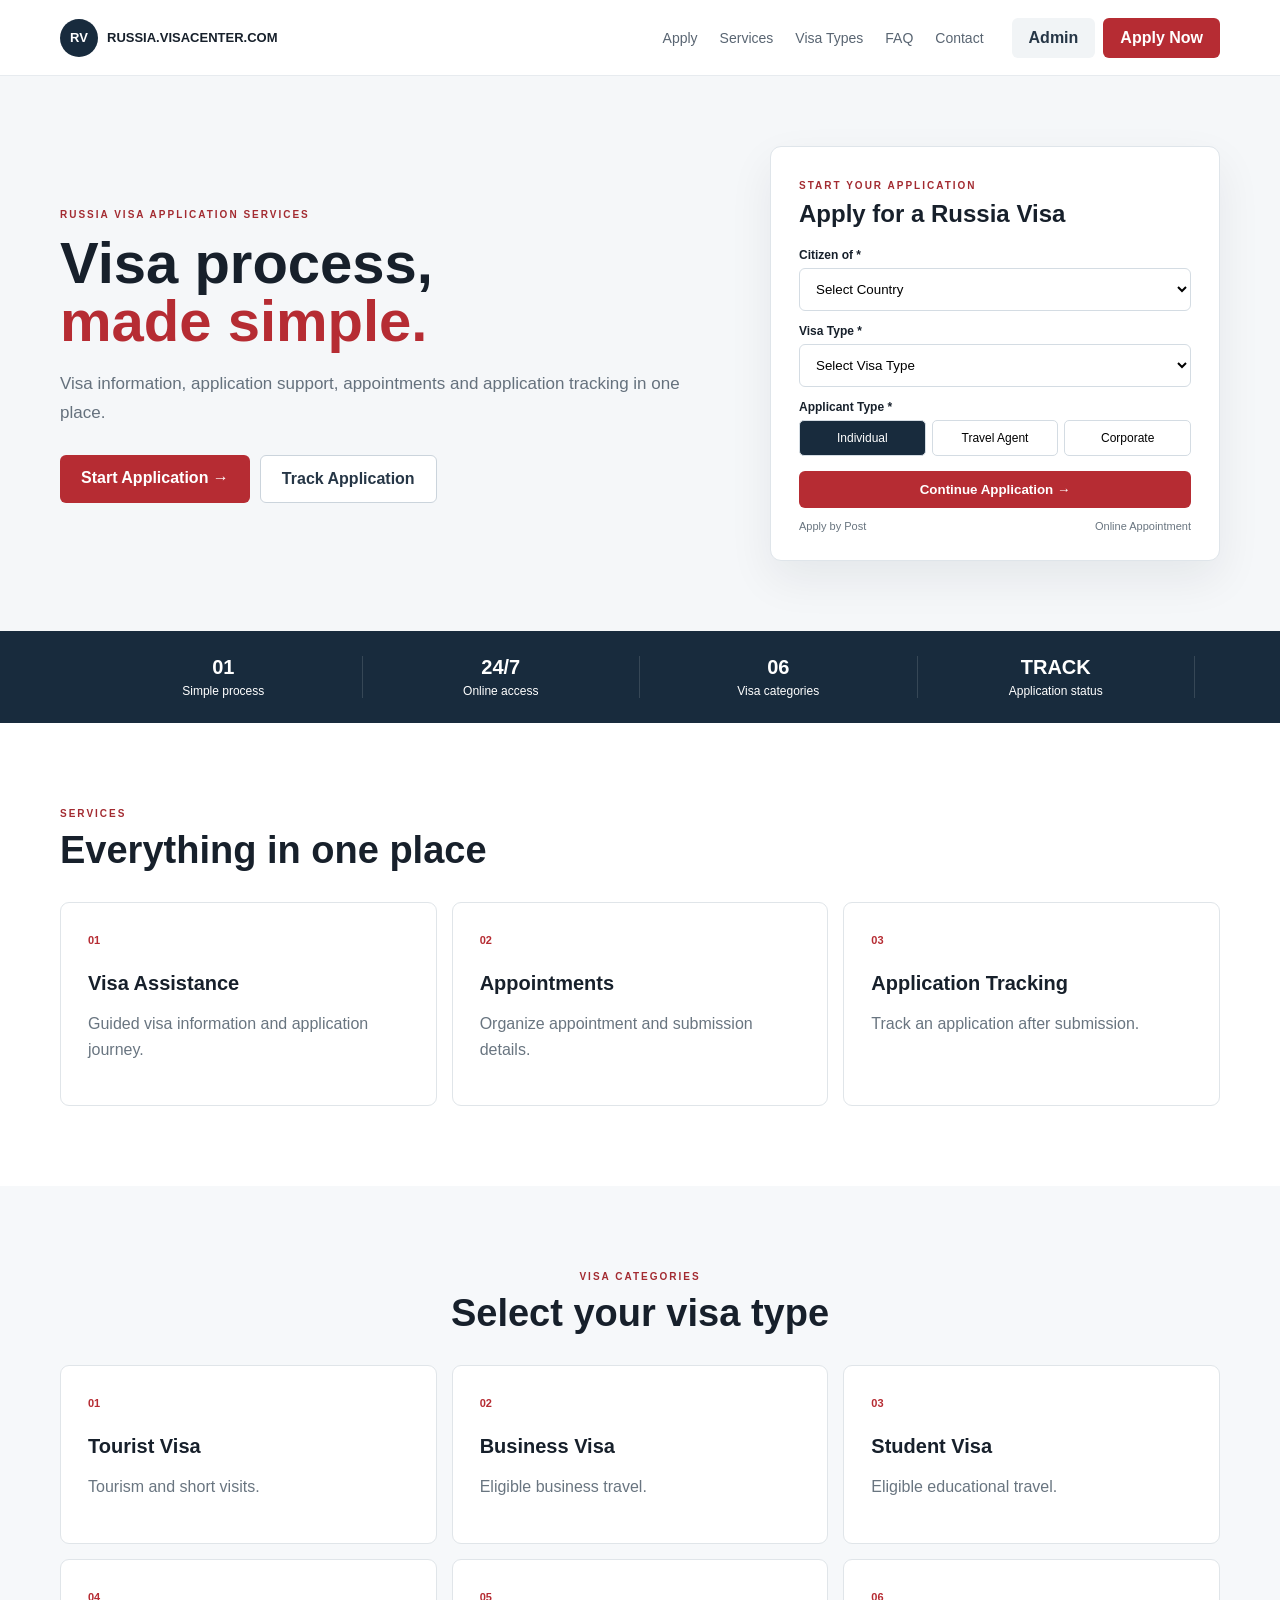
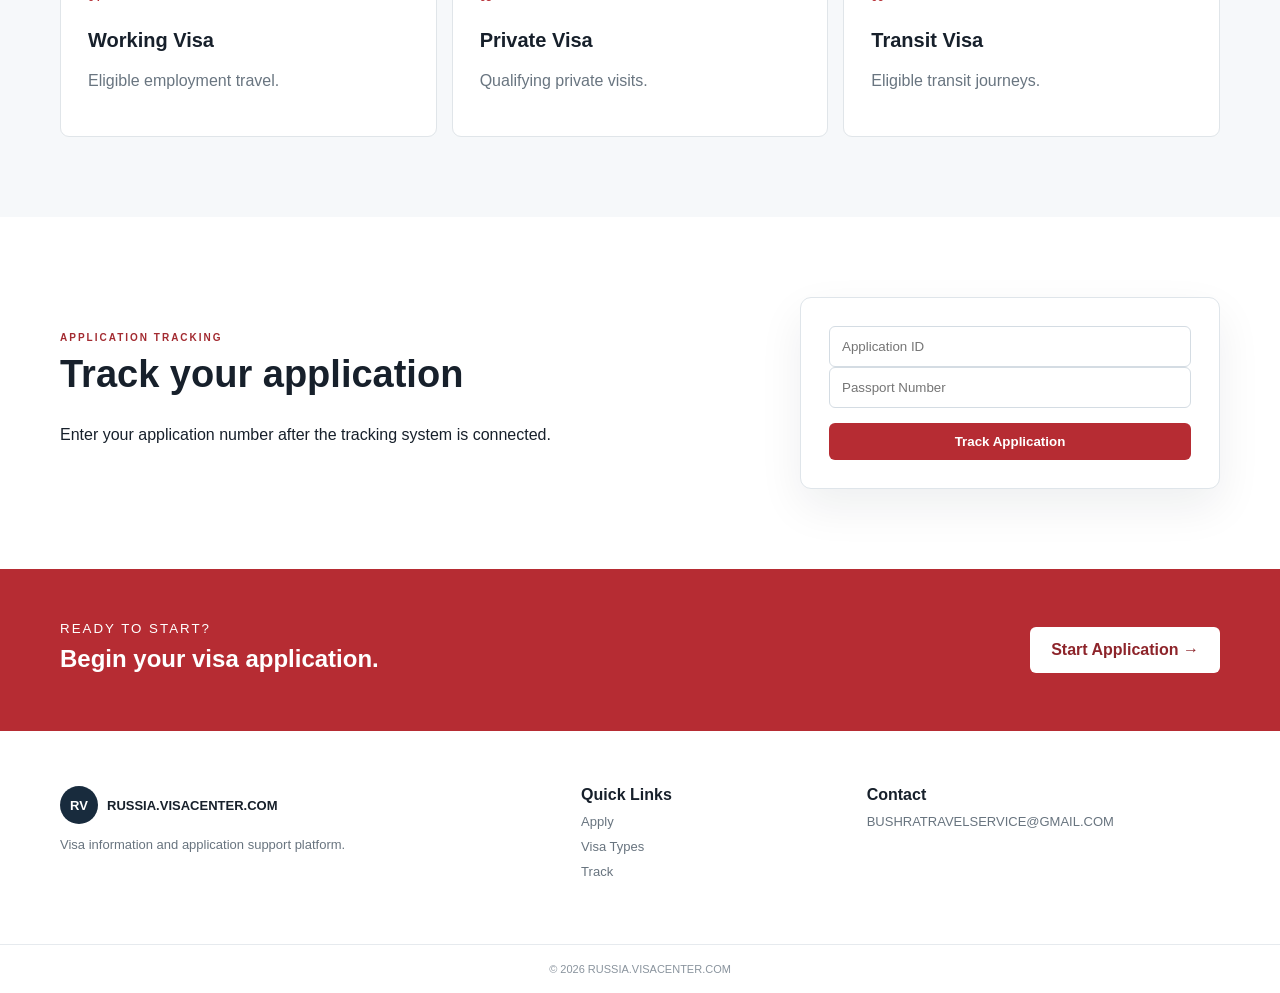
<file: index.html>
<!doctype html>
<html lang="en">
<head>
<meta charset="utf-8">
<meta name="viewport" content="width=device-width,initial-scale=1">
<title>RUSSIA.VISACENTER.COM</title>
<link rel="stylesheet" href="style.css">
</head>
<body>
<header>
  <div class="wrap nav">
    <a class="logo" href="index.html"><span>RV</span><b>RUSSIA.VISACENTER.COM</b></a>
    <nav><a href="#apply">Apply</a><a href="#services">Services</a><a href="#visa">Visa Types</a><a href="#faq">FAQ</a><a href="#contact">Contact</a></nav>
    <div class="actions"><a class="btn light" href="admin/login.html">Admin</a><a class="btn red" href="#apply">Apply Now</a></div>
  </div>
</header>

<section class="hero">
<div class="wrap hero-grid">
  <div>
    <small class="eyebrow">RUSSIA VISA APPLICATION SERVICES</small>
    <h1>Visa process,<br><em>made simple.</em></h1>
    <p>Visa information, application support, appointments and application tracking in one place.</p>
    <div class="buttons"><a class="btn red big" href="#apply">Start Application →</a><a class="btn outline big" href="#track">Track Application</a></div>
  </div>
  <div class="card" id="apply">
    <small class="eyebrow">START YOUR APPLICATION</small><h2>Apply for a Russia Visa</h2>
    <label>Citizen of *</label><select><option>Select Country</option><option>India</option><option>United Kingdom</option><option>United States</option><option>Canada</option><option>United Arab Emirates</option></select>
    <label>Visa Type *</label><select><option>Select Visa Type</option><option>Tourist Visa</option><option>Business Visa</option><option>Student Visa</option><option>Working Visa</option><option>Private Visa</option><option>Transit Visa</option></select>
    <label>Applicant Type *</label><div class="choices"><button>Individual</button><button>Travel Agent</button><button>Corporate</button></div>
    <button class="btn red full" onclick="alert('Application flow will be connected to the backend.')">Continue Application →</button>
    <div class="links"><a href="#">Apply by Post</a><a href="#">Online Appointment</a></div>
  </div>
</div>
</section>

<section class="stats"><div class="wrap stats-grid"><div><b>01</b>Simple process</div><div><b>24/7</b>Online access</div><div><b>06</b>Visa categories</div><div><b>TRACK</b>Application status</div></div></section>

<section class="section" id="services"><div class="wrap">
<small class="eyebrow">SERVICES</small><h2>Everything in one place</h2>
<div class="grid3"><article><b>01</b><h3>Visa Assistance</h3><p>Guided visa information and application journey.</p></article><article><b>02</b><h3>Appointments</h3><p>Organize appointment and submission details.</p></article><article><b>03</b><h3>Application Tracking</h3><p>Track an application after submission.</p></article></div>
</div></section>

<section class="section pale" id="visa"><div class="wrap center"><small class="eyebrow">VISA CATEGORIES</small><h2>Select your visa type</h2><div class="grid3 cards">
<article><b>01</b><h3>Tourist Visa</h3><p>Tourism and short visits.</p></article><article><b>02</b><h3>Business Visa</h3><p>Eligible business travel.</p></article><article><b>03</b><h3>Student Visa</h3><p>Eligible educational travel.</p></article><article><b>04</b><h3>Working Visa</h3><p>Eligible employment travel.</p></article><article><b>05</b><h3>Private Visa</h3><p>Qualifying private visits.</p></article><article><b>06</b><h3>Transit Visa</h3><p>Eligible transit journeys.</p></article>
</div></div></section>

<section class="section" id="track"><div class="wrap track"><div><small class="eyebrow">APPLICATION TRACKING</small><h2>Track your application</h2><p>Enter your application number after the tracking system is connected.</p></div><div class="card"><input placeholder="Application ID"><input placeholder="Passport Number"><button class="btn red full" onclick="alert('Tracking API will be connected here.')">Track Application</button></div></div></section>

<section class="cta"><div class="wrap"><div><small>READY TO START?</small><h2>Begin your visa application.</h2></div><a class="btn white big" href="#apply">Start Application →</a></div></section>
<footer id="contact"><div class="wrap foot"><div><div class="logo"><span>RV</span><b>RUSSIA.VISACENTER.COM</b></div><p>Visa information and application support platform.</p></div><div><b>Quick Links</b><a href="#apply">Apply</a><a href="#visa">Visa Types</a><a href="#track">Track</a></div><div><b>Contact</b><a href="mailto:BUSHRATRAVELSERVICE@GMAIL.COM">BUSHRATRAVELSERVICE@GMAIL.COM</a></div></div><div class="copy">© 2026 RUSSIA.VISACENTER.COM</div></footer>
</body></html>
</file>
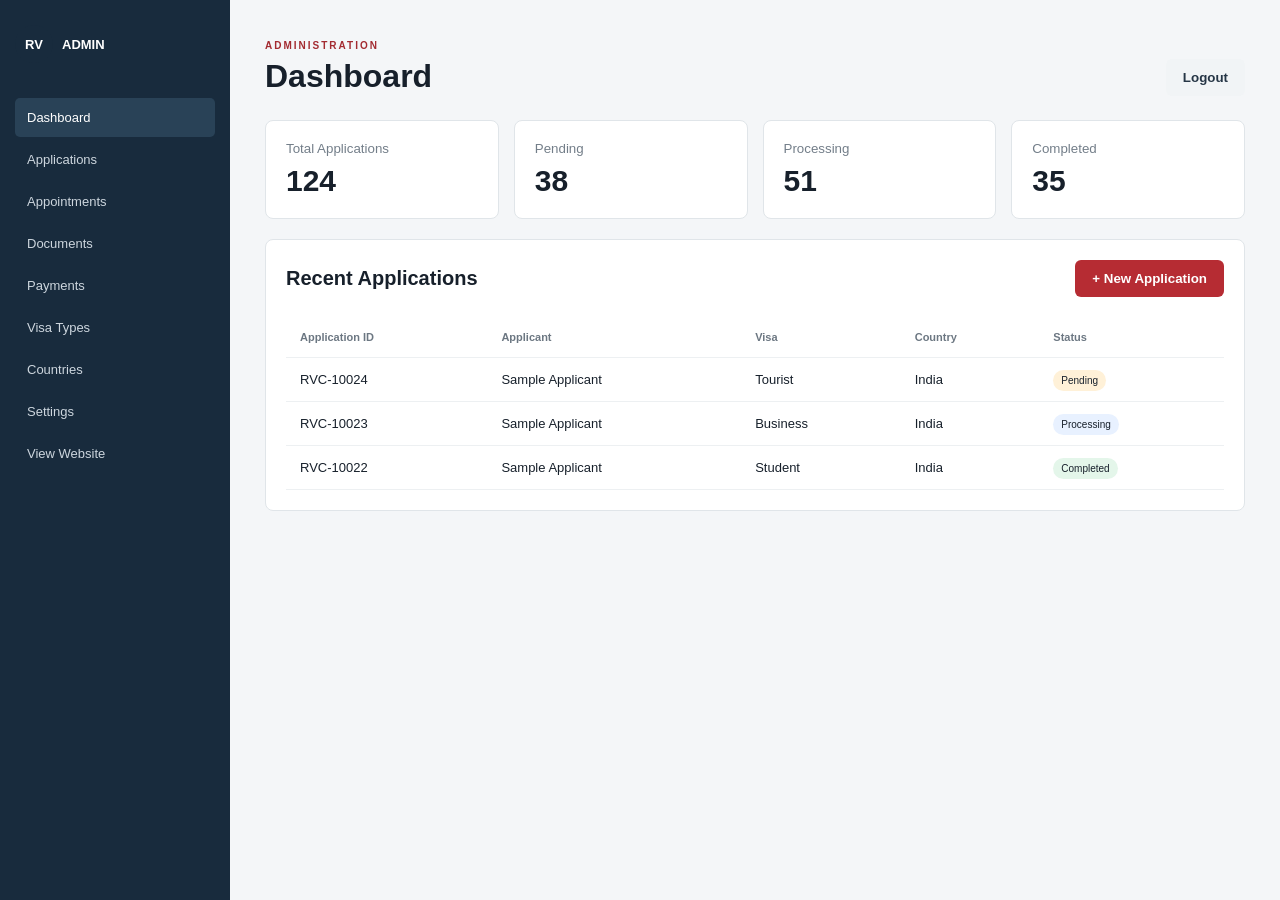
<file: admin/dashboard.html>
<!doctype html>
<html><head><meta charset="utf-8"><meta name="viewport" content="width=device-width,initial-scale=1"><title>Admin Dashboard</title><link rel="stylesheet" href="../style.css"></head>
<body class="dashboard"><aside><div class="logo"><span>RV</span><b>ADMIN</b></div><a class="active">Dashboard</a><a>Applications</a><a>Appointments</a><a>Documents</a><a>Payments</a><a>Visa Types</a><a>Countries</a><a>Settings</a><a href="../index.html">View Website</a></aside><main class="dashmain"><header class="dashhead"><div><small class="eyebrow">ADMINISTRATION</small><h1>Dashboard</h1></div><button class="btn light" onclick="location.href='login.html'">Logout</button></header><div class="metricgrid"><div><small>Total Applications</small><strong>124</strong></div><div><small>Pending</small><strong>38</strong></div><div><small>Processing</small><strong>51</strong></div><div><small>Completed</small><strong>35</strong></div></div><section class="tablecard"><div class="tablehead"><h2>Recent Applications</h2><button class="btn red">+ New Application</button></div><div class="tablewrap"><table><thead><tr><th>Application ID</th><th>Applicant</th><th>Visa</th><th>Country</th><th>Status</th></tr></thead><tbody><tr><td>RVC-10024</td><td>Sample Applicant</td><td>Tourist</td><td>India</td><td><span class="pill pending">Pending</span></td></tr><tr><td>RVC-10023</td><td>Sample Applicant</td><td>Business</td><td>India</td><td><span class="pill processing">Processing</span></td></tr><tr><td>RVC-10022</td><td>Sample Applicant</td><td>Student</td><td>India</td><td><span class="pill done">Completed</span></td></tr></tbody></table></div></section></main></body></html>
</file>
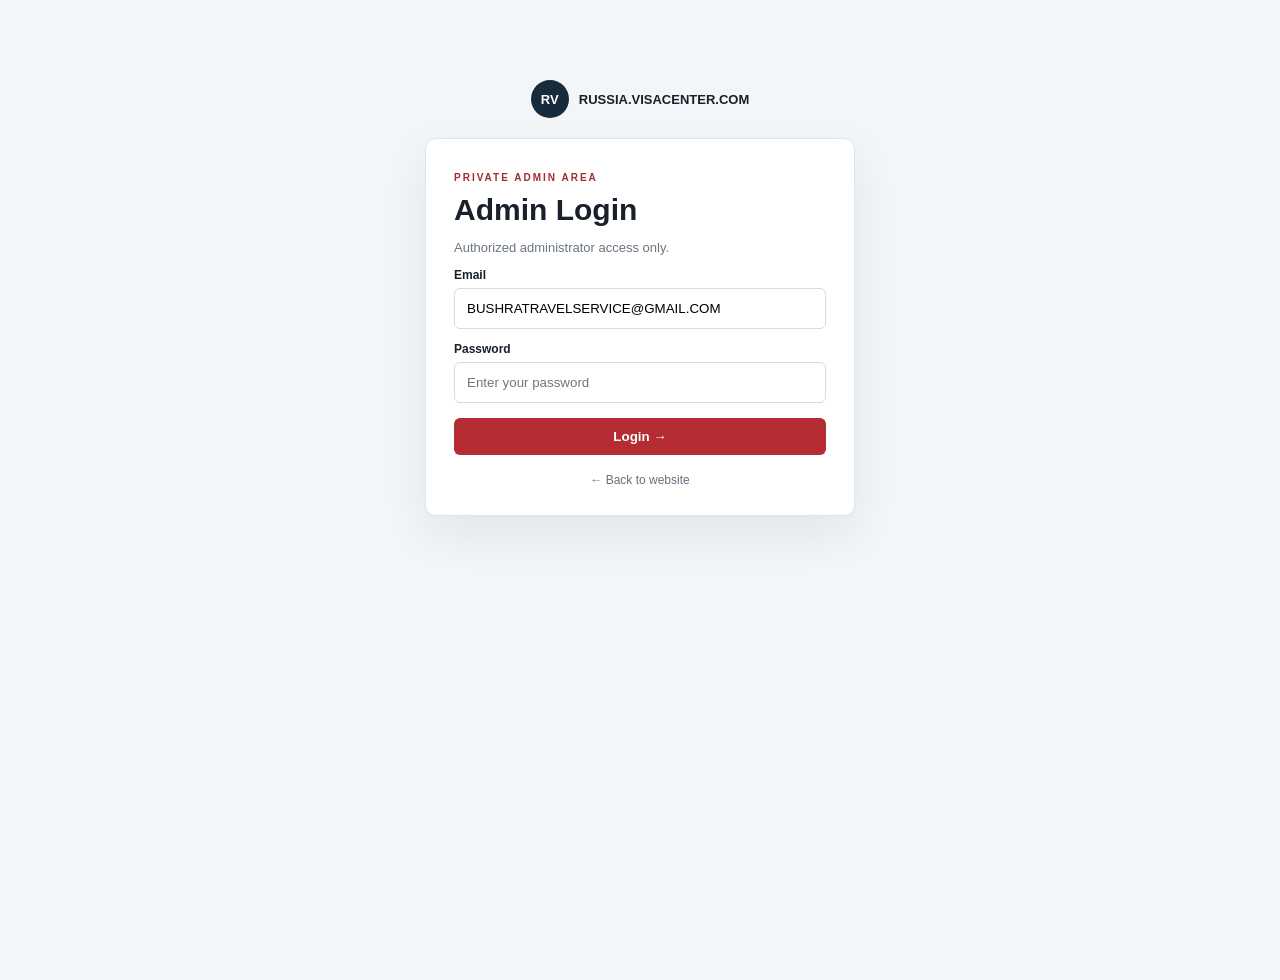
<file: admin/login.html>
<!doctype html>
<html><head><meta charset="utf-8"><meta name="viewport" content="width=device-width,initial-scale=1"><title>Admin Login — RUSSIA.VISACENTER.COM</title><link rel="stylesheet" href="../style.css"></head>
<body class="admin-bg"><main class="login"><div class="login-logo"><span>RV</span><b>RUSSIA.VISACENTER.COM</b></div><div class="card"><small class="eyebrow">PRIVATE ADMIN AREA</small><h1>Admin Login</h1><p>Authorized administrator access only.</p><label>Email</label><input id="email" type="email" value="BUSHRATRAVELSERVICE@GMAIL.COM"><label>Password</label><input id="password" type="password" placeholder="Enter your password"><button class="btn red full" onclick="login()">Login →</button><p id="error" class="error"></p><a href="../index.html" class="back">← Back to website</a></div></main><script>
function login(){
 const e=document.getElementById('email').value.trim().toLowerCase(), p=document.getElementById('password').value;
 if(!p){document.getElementById('error').textContent='Enter your password.';return;}
 // Demo gate only. Replace with server-side authentication before production.
 if(e==='bushatravelservice@gmail.com' || e==='bushatravelservice@gmail.com'){window.location='dashboard.html';}
 else{document.getElementById('error').textContent='Use the configured admin email.';}
}
</script></body></html>
</file>
<file: style.css>
*{box-sizing:border-box}body{margin:0;font-family:Inter,Arial,sans-serif;color:#17202b}a{text-decoration:none;color:inherit}.wrap{width:min(1160px,calc(100% - 36px));margin:auto}header{height:76px;border-bottom:1px solid #e7ebef;background:#fff}.nav{height:100%;display:flex;align-items:center;gap:28px}.logo{display:flex;align-items:center;gap:9px;font-size:13px}.logo span,.login-logo span{display:grid;place-items:center;background:#182b3d;color:#fff;width:38px;height:38px;border-radius:50%;font-weight:800}.nav nav{display:flex;gap:22px;margin-left:auto;color:#596572;font-size:14px}.actions{display:flex;gap:8px}.btn{display:inline-block;border:0;border-radius:6px;padding:11px 17px;font-weight:700;cursor:pointer}.red{background:#b62c33;color:#fff}.light{background:#f1f4f6;color:#263646}.outline{border:1px solid #cbd4dc;background:#fff;color:#263646}.big{padding:14px 21px}.hero{background:#f5f7f9;padding:70px 0}.hero-grid{display:grid;grid-template-columns:1fr 450px;gap:70px;align-items:center}.eyebrow{letter-spacing:2px;font-size:10px;font-weight:800;color:#a32b31}.hero h1{font-size:58px;line-height:1;margin:12px 0 20px}.hero h1 em{color:#b62c33;font-style:normal}.hero p{color:#65717d;font-size:17px;line-height:1.7}.buttons{display:flex;gap:10px;margin-top:28px}.card{background:#fff;border:1px solid #dfe5ea;border-radius:11px;padding:28px;box-shadow:0 18px 45px #15202b12}.card h2{margin:7px 0 20px}.card label{display:block;font-size:12px;font-weight:700;margin:13px 0 6px}.card select,.card input{width:100%;padding:12px;border:1px solid #d4dce3;border-radius:6px;background:#fff}.choices{display:grid;grid-template-columns:repeat(3,1fr);gap:6px}.choices button{padding:10px 4px;border:1px solid #d4dce3;background:#fff;border-radius:5px;font-size:12px}.choices button:first-child{background:#182b3d;color:#fff}.full{width:100%;margin-top:15px}.links{display:flex;justify-content:space-between;font-size:11px;color:#68747f;margin-top:12px}.stats{background:#182b3d;color:#fff}.stats-grid{display:grid;grid-template-columns:repeat(4,1fr);padding:25px}.stats-grid div{text-align:center;border-right:1px solid #ffffff22;font-size:12px}.stats-grid b{display:block;font-size:20px;margin-bottom:5px}.section{padding:80px 0}.pale{background:#f6f8fa}.section h2,.track h2{font-size:38px;margin:8px 0 30px}.grid3{display:grid;grid-template-columns:repeat(3,1fr);gap:15px}.grid3 article{border:1px solid #e0e5e9;padding:27px;border-radius:9px;background:#fff}.grid3 article>b{color:#b62c33;font-size:11px}.grid3 h3{font-size:20px;margin:24px 0 8px}.grid3 p{color:#697580;line-height:1.6}.center{text-align:center}.cards{text-align:left}.track{display:grid;grid-template-columns:1fr 420px;gap:70px;align-items:center}.cta{background:#b62c33;color:#fff;padding:50px 0}.cta .wrap{display:flex;align-items:center;justify-content:space-between}.cta h2{margin:8px 0}.cta small{letter-spacing:2px}.white{background:#fff;color:#8d242a}.foot{padding:55px 0;display:grid;grid-template-columns:2fr 1fr 1.5fr;gap:50px}.foot a{display:block;margin:10px 0;color:#68747f;font-size:13px}.foot p{color:#68747f;font-size:13px}.copy{border-top:1px solid #e6eaee;padding:18px;text-align:center;color:#8a949e;font-size:11px}.admin-bg{background:#f3f6f8;min-height:100vh}.login{width:min(430px,calc(100% - 30px));margin:80px auto}.login-logo{display:flex;justify-content:center;align-items:center;gap:10px;font-size:13px;margin-bottom:20px}.login .card h1{font-size:30px;margin:8px 0}.login .card p{color:#6a7580;font-size:13px}.error{color:#b62c33!important}.back{display:block;text-align:center;margin-top:18px;font-size:12px;color:#65717d}.dashboard{background:#f4f6f8;display:flex;min-height:100vh}.dashboard aside{width:230px;background:#182b3d;color:#fff;padding:25px 15px}.dashboard aside .logo{margin-bottom:35px}.dashboard aside a{display:block;padding:12px;border-radius:5px;color:#cdd6de;font-size:13px;margin:3px 0}.dashboard aside a.active,.dashboard aside a:hover{background:#294257;color:#fff}.dashmain{flex:1;padding:35px}.dashhead{height:auto;display:flex;justify-content:space-between;align-items:center;border:0;background:none}.dashhead h1{margin:5px 0 25px}.metricgrid{display:grid;grid-template-columns:repeat(4,1fr);gap:15px}.metricgrid>div,.tablecard{background:#fff;border:1px solid #e0e5e9;border-radius:8px;padding:20px}.metricgrid small{display:block;color:#737e89}.metricgrid strong{display:block;font-size:30px;margin-top:8px}.tablecard{margin-top:20px}.tablehead{display:flex;justify-content:space-between;align-items:center}.tablehead h2{margin:0;font-size:20px}.tablewrap{overflow:auto;margin-top:20px}table{width:100%;border-collapse:collapse;font-size:13px}th,td{text-align:left;padding:14px;border-bottom:1px solid #edf0f2;white-space:nowrap}th{color:#6c7782;font-size:11px}.pill{padding:5px 8px;border-radius:20px;font-size:10px}.pending{background:#fff1d8}.processing{background:#e8f1ff}.done{background:#e4f6ea}@media(max-width:850px){.nav nav{display:none}.hero-grid,.track{grid-template-columns:1fr}.grid3{grid-template-columns:1fr 1fr}.stats-grid{grid-template-columns:1fr 1fr;gap:15px}.stats-grid div{border:0}.dashboard aside{width:70px}.dashboard aside .logo b,.dashboard aside a{font-size:0}.dashboard aside a:before{content:'•';font-size:20px}.metricgrid{grid-template-columns:1fr 1fr}}@media(max-width:560px){.hero h1{font-size:43px}.grid3,.foot{grid-template-columns:1fr}.cta .wrap{display:block}.cta .btn{margin-top:20px}.dashmain{padding:18px}.metricgrid{grid-template-columns:1fr 1fr}}
</file>
